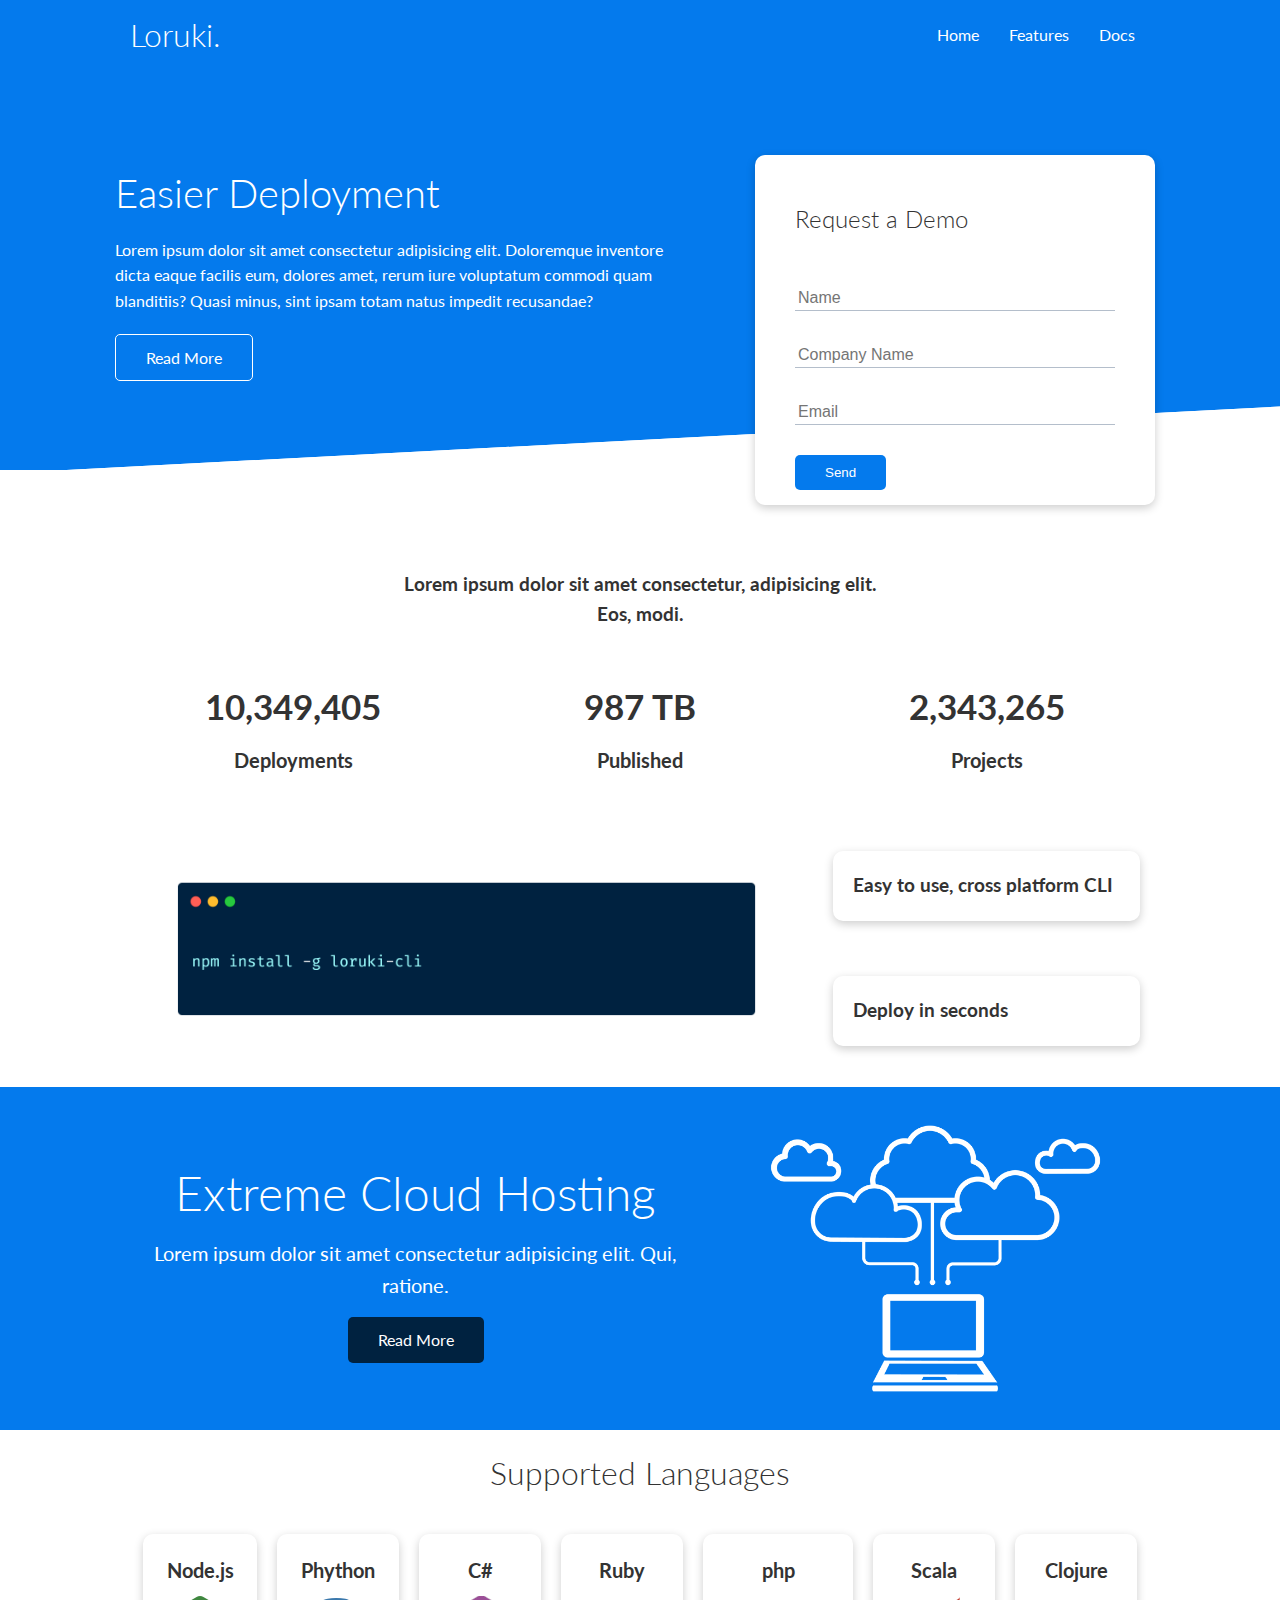
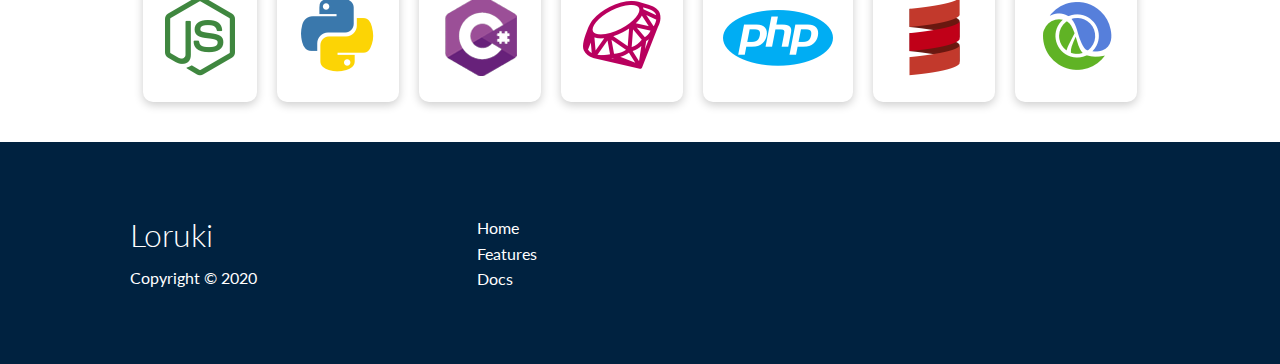
<file: index.html>
<!DOCTYPE html>
<html lang="en">
  <head>
    <meta charset="UTF-8" />
    <meta http-equiv="X-UA-Compatible" content="IE=edge" />
    <meta name="viewport" content="width=device-width, initial-scale=1.0" />
    <link
      rel="stylesheet"
      href="https://cdnjs.cloudflare.com/ajax/libs/font-awesome/6.2.0/css/all.min.css"
      integrity="sha512-xh6O/CkQoPOWDdYTDqeRdPCVd1SpvCA9XXcUnZS2FmJNp1coAFzvtCN9BmamE+4aHK8yyUHUSCcJHgXloTyT2A=="
      crossorigin="anonymous"
      referrerpolicy="no-referrer"
    />
    <title>Cloud Hosting For Everyone</title>
    <link rel="stylesheet" href="css/utilities.css" />
    <link rel="stylesheet" href="css/style.css" />
  </head>
  <body>
    <!-- Navbar -->
    <div class="navbar">
      <div class="container flex">
        <h1 class="logo">Loruki.</h1>
        <nav>
          <ul>
            <li><a href="index.html">Home</a></li>
            <li><a href="features.html">Features</a></li>
            <li><a href="docs.html">Docs</a></li>
          </ul>
        </nav>
      </div>
    </div>

    <!-- showcase -->
    <section class="showcase">
      <div class="container grid">
        <!-- left child -->
        <div class="showcase-text">
          <h1>Easier Deployment</h1>
          <p>
            Lorem ipsum dolor sit amet consectetur adipisicing elit. Doloremque
            inventore dicta eaque facilis eum, dolores amet, rerum iure
            voluptatum commodi quam blanditiis? Quasi minus, sint ipsam totam
            natus impedit recusandae?
          </p>
          <a href="features.html" class="btn btn-outline">Read More</a>
        </div>

        <!-- right child -->
        <div class="showcase-form card">
          <h2>Request a Demo</h2>
          <form
            name="contact"
            method="POST"
            netlify-honeypot="bot-field"
            data-netlify="true"
          >
            <input type="hidden" name="form-name" value="contact" />
            <p class="hidden">
              <label>
                Don’t fill this out if you’re human: <input name="bot-field" />
              </label>
            </p>
            <div class="form-control">
              <input type="text" name="name" placeholder="Name" required />
            </div>
            <div class="form-control">
              <input
                type="text"
                name="company"
                placeholder="Company Name"
                required
              />
            </div>
            <div class="form-control">
              <input type="email" name="email" placeholder="Email" required />
            </div>
            <input type="submit" value="Send" class="btn btn-primary" />
          </form>
        </div>
      </div>
    </section>

    <!-- Stats -->
    <section class="stats">
      <div class="container">
        <h3 class="stats-heading text-center">
          Lorem ipsum dolor sit amet consectetur, adipisicing elit. Eos, modi.
        </h3>

        <div class="grid grid-3 text-center my-4">
          <div>
            <i class="fas fa-server fa-3x"></i>
            <h3>10,349,405</h3>
            <p class="text-secondary">Deployments</p>
          </div>
          <div>
            <i class="fas fa-upload fa-3x"></i>
            <h3>987 TB</h3>
            <p class="text-secondary">Published</p>
          </div>
          <div>
            <i class="fas fa-project-diagram fa-3x"></i>
            <h3>2,343,265</h3>
            <p class="text-secondary">Projects</p>
          </div>
        </div>
      </div>
    </section>

    <!-- Cli -->
    <section class="cli">
      <div class="container grid">
        <img src="./images/cli.png" alt="" />
        <div class="card">
          <h3>Easy to use, cross platform CLI</h3>
        </div>
        <div class="card">
          <h3>Deploy in seconds</h3>
        </div>
      </div>
    </section>

    <!-- Cloud -->
    <section class="cloud bg-primary my-2 py-2">
      <div class="container grid">
        <div class="text-center">
          <h2 class="lg">Extreme Cloud Hosting</h2>
          <p class="lead my-1">
            Lorem ipsum dolor sit amet consectetur adipisicing elit. Qui,
            ratione.
          </p>
          <a href="features.html" class="btn btn-dark">Read More</a>
        </div>
        <img src="./images/cloud.png" />
      </div>
    </section>

    <!-- Languages -->
    <section class="languages">
      <h2 class="md text-center my-2">Supported Languages</h2>
      <div class="container flex">
        <div class="card">
          <h4>Node.js</h4>
          <img src="./images/logos/node.png" />
        </div>
        <div class="card">
          <h4>Phython</h4>
          <img src="./images/logos/python.png" />
        </div>
        <div class="card">
          <h4>C#</h4>
          <img src="./images/logos/csharp.png" />
        </div>
        <div class="card">
          <h4>Ruby</h4>
          <img src="./images/logos/ruby.png" />
        </div>
        <div class="card">
          <h4>php</h4>
          <img src="./images/logos/php.png" />
        </div>
        <div class="card">
          <h4>Scala</h4>
          <img src="./images/logos/scala.png" />
        </div>
        <div class="card">
          <h4>Clojure</h4>
          <img src="./images/logos/clojure.png" />
        </div>
      </div>
    </section>

    <!-- footer -->
    <footer class="footer bg-dark py-5">
      <div class="container grid grid-3">
        <div>
          <h1>Loruki</h1>
          <p>Copyright &copy; 2020</p>
        </div>

        <nav>
          <ul>
            <li><a href="index.html">Home</a></li>
            <li><a href="features.html">Features</a></li>
            <li><a href="docs.html">Docs</a></li>
          </ul>
        </nav>

        <div class="social">
          <a href="#"><i class="fab fa-twitter fa-2x"></i></a>
          <a href="#"><i class="fab fa-facebook fa-2x"></i></a>
          <a href="#"><i class="fab fa-linkedin fa-2x"></i></a>
          <a href="#"><i class="fab fa-github fa-2x"></i></a>
        </div>
      </div>
    </footer>
  </body>
</html>
</file>
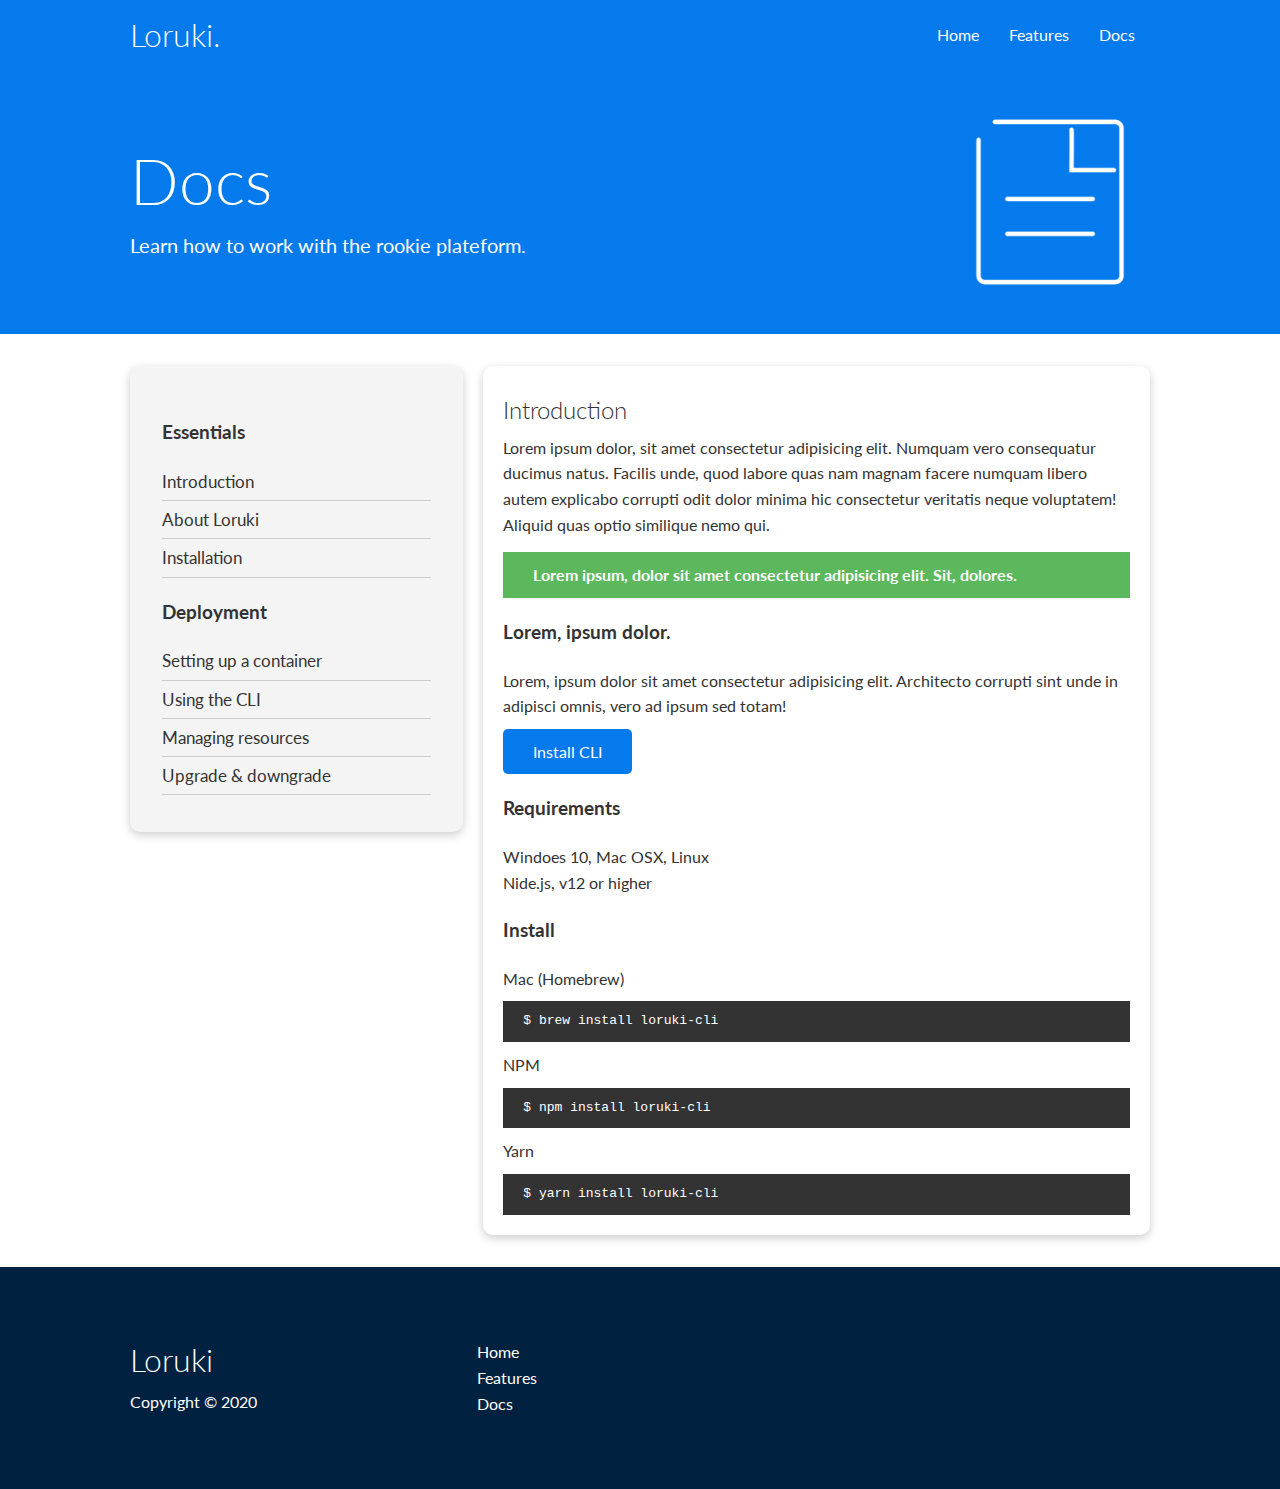
<file: docs.html>
<!DOCTYPE html>
<html lang="en">
  <head>
    <meta charset="UTF-8" />
    <meta http-equiv="X-UA-Compatible" content="IE=edge" />
    <meta name="viewport" content="width=device-width, initial-scale=1.0" />
    <link
      rel="stylesheet"
      href="https://cdnjs.cloudflare.com/ajax/libs/font-awesome/6.2.0/css/all.min.css"
      integrity="sha512-xh6O/CkQoPOWDdYTDqeRdPCVd1SpvCA9XXcUnZS2FmJNp1coAFzvtCN9BmamE+4aHK8yyUHUSCcJHgXloTyT2A=="
      crossorigin="anonymous"
      referrerpolicy="no-referrer"
    />
    <title>Cloud Hosting For Everyone</title>
    <link rel="stylesheet" href="css/utilities.css" />
    <link rel="stylesheet" href="css/style.css" />
  </head>
  <body>
    <!-- Navbar -->
    <div class="navbar">
      <div class="container flex">
        <h1 class="logo">Loruki.</h1>
        <nav>
          <ul>
            <li><a href="index.html">Home</a></li>
            <li><a href="features.html">Features</a></li>
            <li><a href="docs.html">Docs</a></li>
          </ul>
        </nav>
      </div>
    </div>

    <!-- Head -->
    <section class="docs-head bg-primary py-3">
      <div class="container grid">
        <div>
          <h1 class="xl">Docs</h1>
          <p class="lead">Learn how to work with the rookie plateform.</p>
        </div>
        <img src="./images/docs.png" alt="" />
      </div>
    </section>

    <!-- Docs main -->
    <section class="docs-main my4">
      <div class="container grid">
        <div class="card bg-light p-3 my-3">
          <h3 class="my-2">Essentials</h3>
          <nav>
            <ul>
              <li><a href="#">Introduction</a></li>
              <li><a href="#">About Loruki</a></li>
              <li><a href="#">Installation</a></li>
            </ul>
          </nav>

          <h3 class="my-2">Deployment</h3>
          <nav>
            <ul>
              <li><a href="#">Setting up a container</a></li>
              <li><a href="#">Using the CLI</a></li>
              <li><a href="#">Managing resources</a></li>
              <li><a href="#">Upgrade & downgrade</a></li>
            </ul>
          </nav>
        </div>

        <!-- second column -->
        <div class="card my-3">
          <h2>Introduction</h2>
          <p>
            Lorem ipsum dolor, sit amet consectetur adipisicing elit. Numquam
            vero consequatur ducimus natus. Facilis unde, quod labore quas nam
            magnam facere numquam libero autem explicabo corrupti odit dolor
            minima hic consectetur veritatis neque voluptatem! Aliquid quas
            optio similique nemo qui.
          </p>
          <div class="alert alert-success">
            <i class="fas fa-info"></i>Lorem ipsum, dolor sit amet consectetur
            adipisicing elit. Sit, dolores.
          </div>
          <h3>Lorem, ipsum dolor.</h3>
          <p>
            Lorem, ipsum dolor sit amet consectetur adipisicing elit. Architecto
            corrupti sint unde in adipisci omnis, vero ad ipsum sed totam!
          </p>
          <a href="#" class="btn btn-primary">Install CLI</a>
          <h3>Requirements</h3>
          <ul>
            <li>Windoes 10, Mac OSX, Linux</li>
            <li>Nide.js, v12 or higher</li>
          </ul>
          <h3>Install</h3>
          <p>Mac (Homebrew)</p>
          <pre><code>$ brew install loruki-cli</code></pre>
          <p>NPM</p>
          <pre><code>$ npm install loruki-cli</code></pre>
          <p>Yarn</p>
          <pre><code>$ yarn install loruki-cli</code></pre>
        </div>
      </div>
    </section>

    <!-- footer -->
    <footer class="footer bg-dark py-5">
      <div class="container grid grid-3">
        <div>
          <h1>Loruki</h1>
          <p>Copyright &copy; 2020</p>
        </div>

        <nav>
          <ul>
            <li><a href="index.html">Home</a></li>
            <li><a href="features.html">Features</a></li>
            <li><a href="docs.html">Docs</a></li>
          </ul>
        </nav>

        <div class="social">
          <a href="#"><i class="fab fa-twitter fa-2x"></i></a>
          <a href="#"><i class="fab fa-facebook fa-2x"></i></a>
          <a href="#"><i class="fab fa-linkedin fa-2x"></i></a>
          <a href="#"><i class="fab fa-github fa-2x"></i></a>
        </div>
      </div>
    </footer>
  </body>
</html>
</file>
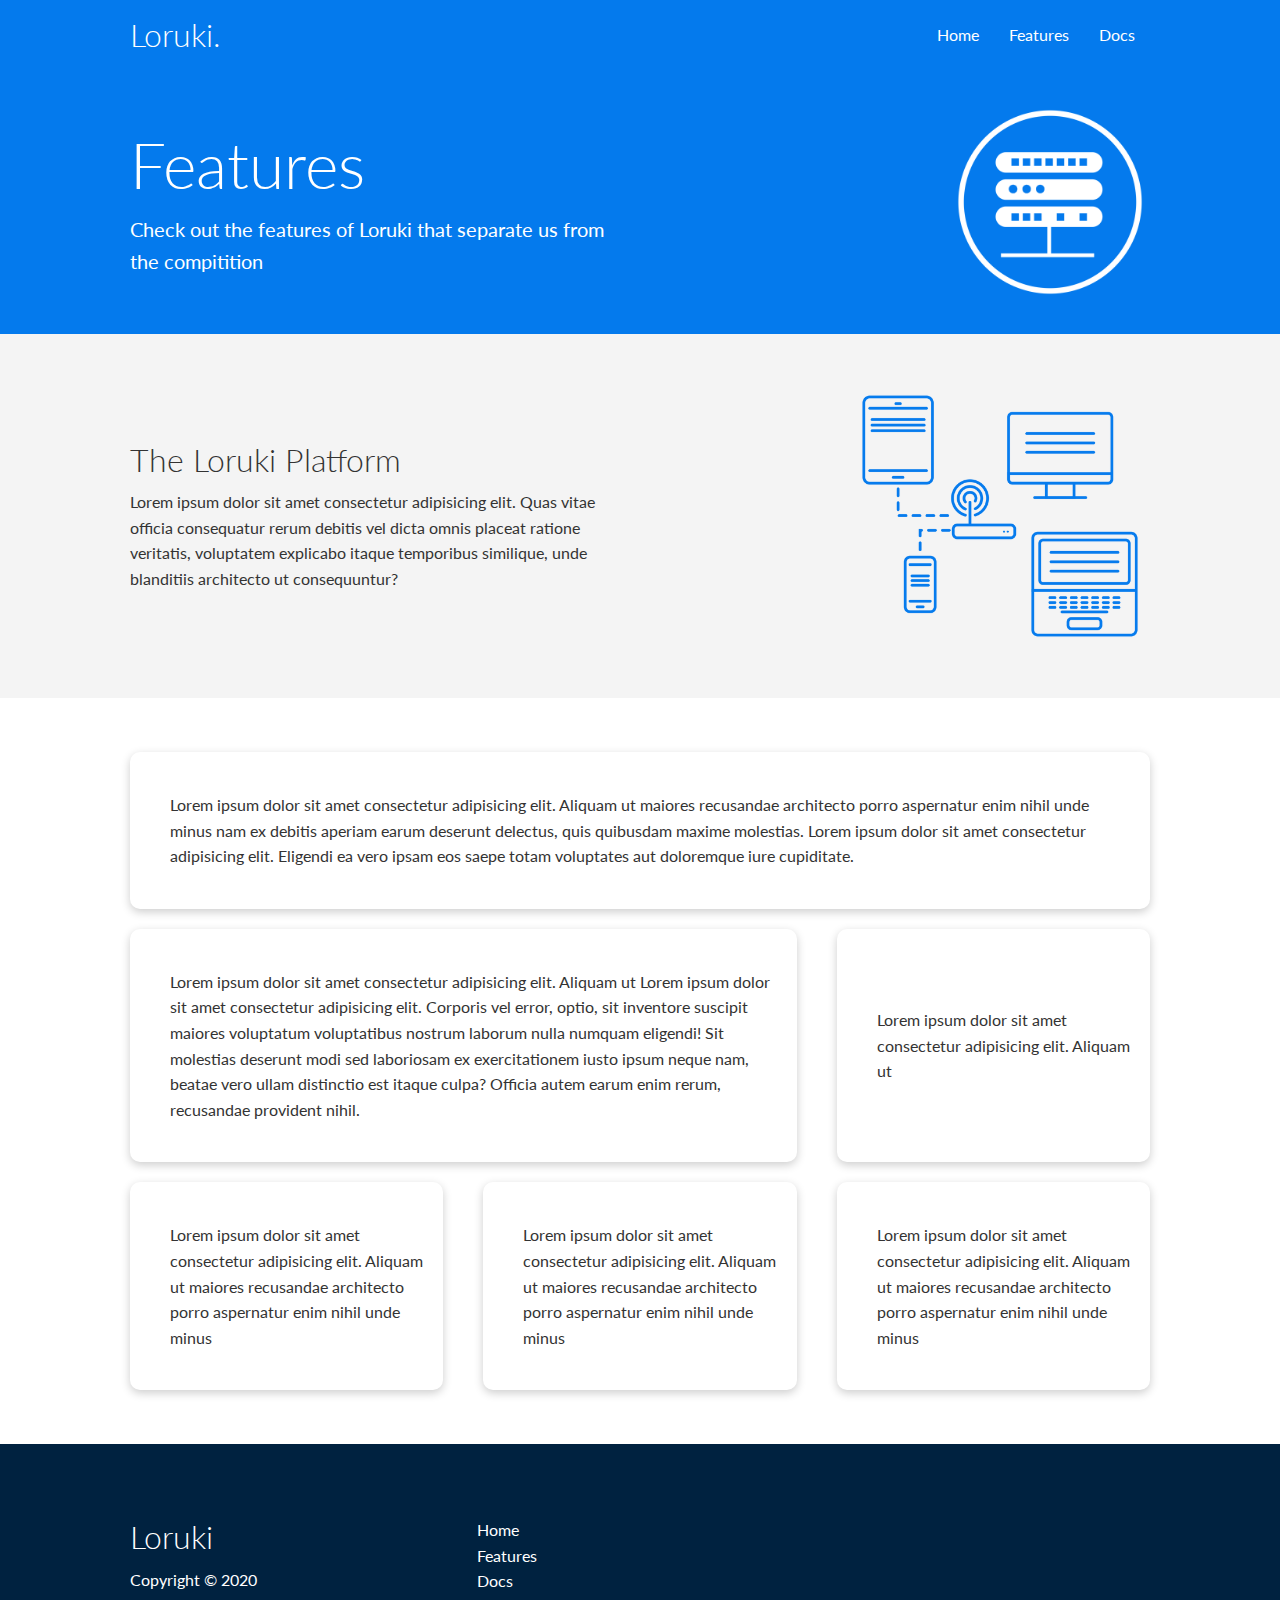
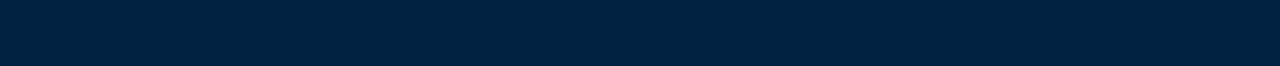
<file: features.html>
<!DOCTYPE html>
<html lang="en">
  <head>
    <meta charset="UTF-8" />
    <meta http-equiv="X-UA-Compatible" content="IE=edge" />
    <meta name="viewport" content="width=device-width, initial-scale=1.0" />
    <link
      rel="stylesheet"
      href="https://cdnjs.cloudflare.com/ajax/libs/font-awesome/6.2.0/css/all.min.css"
      integrity="sha512-xh6O/CkQoPOWDdYTDqeRdPCVd1SpvCA9XXcUnZS2FmJNp1coAFzvtCN9BmamE+4aHK8yyUHUSCcJHgXloTyT2A=="
      crossorigin="anonymous"
      referrerpolicy="no-referrer"
    />
    <title>Cloud Hosting For Everyone</title>
    <link rel="stylesheet" href="css/utilities.css" />
    <link rel="stylesheet" href="css/style.css" />
  </head>
  <body>
    <!-- Navbar -->
    <div class="navbar">
      <div class="container flex">
        <h1 class="logo">Loruki.</h1>
        <nav>
          <ul>
            <li><a href="index.html">Home</a></li>
            <li><a href="features.html">Features</a></li>
            <li><a href="docs.html">Docs</a></li>
          </ul>
        </nav>
      </div>
    </div>

    <!-- Head -->
    <section class="features-head bg-primary py-3">
      <div class="container grid">
        <div>
          <h1 class="xl">Features</h1>
          <p class="lead">
            Check out the features of Loruki that separate us from the
            compitition
          </p>
        </div>
        <img src="./images/server.png" alt="" />
      </div>
    </section>

    <!-- Sub head -->
    <section class="features-sub-head bg-light py-3">
      <div class="container grid">
        <div>
          <h1 class="md">The Loruki Platform</h1>
          <p>
            Lorem ipsum dolor sit amet consectetur adipisicing elit. Quas vitae
            officia consequatur rerum debitis vel dicta omnis placeat ratione
            veritatis, voluptatem explicabo itaque temporibus similique, unde
            blanditiis architecto ut consequuntur?
          </p>
        </div>
        <img src="./images/server2.png" alt="" />
      </div>
    </section>

    <!-- Main -->
    <section class="features-main my-2">
      <div class="container grid grid-3">
        <div class="card flex">
          <i class="fas fa-server fa-3x"></i>
          <p>
            Lorem ipsum dolor sit amet consectetur adipisicing elit. Aliquam ut
            maiores recusandae architecto porro aspernatur enim nihil unde minus
            nam ex debitis aperiam earum deserunt delectus, quis quibusdam
            maxime molestias. Lorem ipsum dolor sit amet consectetur adipisicing
            elit. Eligendi ea vero ipsam eos saepe totam voluptates aut
            doloremque iure cupiditate.
          </p>
        </div>
        <div class="card flex">
          <i class="fas fa-database fa-3x"></i>
          <p>
            Lorem ipsum dolor sit amet consectetur adipisicing elit. Aliquam ut
            Lorem ipsum dolor sit amet consectetur adipisicing elit. Corporis
            vel error, optio, sit inventore suscipit maiores voluptatum
            voluptatibus nostrum laborum nulla numquam eligendi! Sit molestias
            deserunt modi sed laboriosam ex exercitationem iusto ipsum neque
            nam, beatae vero ullam distinctio est itaque culpa? Officia autem
            earum enim rerum, recusandae provident nihil.
          </p>
        </div>
        <div class="card flex">
          <i class="fas fa-power-off fa-3x"></i>
          <p>
            Lorem ipsum dolor sit amet consectetur adipisicing elit. Aliquam ut
          </p>
        </div>
        <div class="card flex">
          <i class="fas fa-upload fa-3x"></i>
          <p>
            Lorem ipsum dolor sit amet consectetur adipisicing elit. Aliquam ut
            maiores recusandae architecto porro aspernatur enim nihil unde minus
          </p>
        </div>
        <div class="card flex">
          <i class="fas fa-laptop-code fa-3x"></i>
          <p>
            Lorem ipsum dolor sit amet consectetur adipisicing elit. Aliquam ut
            maiores recusandae architecto porro aspernatur enim nihil unde minus
          </p>
        </div>
        <div class="card flex">
          <i class="fas fa-power-off fa-3x"></i>
          <p>
            Lorem ipsum dolor sit amet consectetur adipisicing elit. Aliquam ut
            maiores recusandae architecto porro aspernatur enim nihil unde minus
          </p>
        </div>
      </div>
    </section>

    <!-- footer -->
    <footer class="footer bg-dark py-5">
      <div class="container grid grid-3">
        <div>
          <h1>Loruki</h1>
          <p>Copyright &copy; 2020</p>
        </div>

        <nav>
          <ul>
            <li><a href="index.html">Home</a></li>
            <li><a href="features.html">Features</a></li>
            <li><a href="docs.html">Docs</a></li>
          </ul>
        </nav>

        <div class="social">
          <a href="#"><i class="fab fa-twitter fa-2x"></i></a>
          <a href="#"><i class="fab fa-facebook fa-2x"></i></a>
          <a href="#"><i class="fab fa-linkedin fa-2x"></i></a>
          <a href="#"><i class="fab fa-github fa-2x"></i></a>
        </div>
      </div>
    </footer>
  </body>
</html>
</file>
<file: css/utilities.css>
/* utilities */
.container {
    max-width: 1100px;
    margin: 0 auto;
    overflow: hidden;
    padding: 0 40px;
}

.card {
    background-color: #fff;
    color: #333;
    border-radius: 10px;
    box-shadow: 0 3px 10px rgba(0, 0, 0, 0.2);
    padding: 20px;
    margin: 10px;
}

.btn {
    display: inline-block;
    padding: 10px 30px;
    cursor: pointer;
    background: var(--primary-color);
    color: #fff;
    border: none;
    border-radius: 5px;
}

.btn-outline {
    background-color: transparent;
    border: 1px solid #fff;
}

.btn:hover {
    transform: scale(0.98);
}

/* background & colored buttons */
.bg-primary,
.btn-primary {
    background-color: var(--primary-color);
    color: #fff;
}

.bg-secondary,
.btn-secondary {
    background-color: var(--secondary-color);
    color: #fff;
}

.bg-dark,
.btn-dark {
    background-color: var(--dark-color);
    color: #fff;
}

.bg-light,
.btn-light {
    background-color: var(--light-color);
    color: #333;
}

/* text sizes */
.lead {
    font-size: 20px;
}

.sm {
    font-size: 1rem;
}

.md {
    font-size: 2rem;
}

.lg {
    font-size: 3rem;
}

.xl {
    font-size: 4rem;
}

.text-center {
    text-align: center;
}

.alert {
    background-color: var(--light-color);
    padding: 10px 20px;
    font-weight: bold;
    margin: 15px 0;
}

.alert i {
    margin-right: 10px;
}

.alert-success {
    background-color: var(--success-color);
    color: #fff;
}

.alert-error {
    background-color: var(--error-color);
    color: #fff;
}

.flex {
    display: flex;
    justify-content: center;
    align-items: center;
    height: 100%;
}

.grid {
    display: grid;
    height: 100%;
    grid-template-columns: repeat(2, 1fr);
    gap: 20px;
    justify-content: center;
    align-items: center;
}

.grid-3 {
    grid-template-columns: repeat(3, 1fr);
}

.my-1 {
    margin: 1rem 0;
}

.my-2 {
    margin: 1.5rem 0;
}

.my-3 {
    margin: 2rem 0;
}

.my-4 {
    margin: 3rem 0;
}

.my-5 {
    margin: 4rem 0;
}

.m-1 {
    margin: 1rem;
}

.m-2 {
    margin: 1.5rem;
}

.m-3 {
    margin: 2rem;
}

.m-4 {
    margin: 3rem;
}

.m-5 {
    margin: 4rem;
}

.py-1 {
    padding: 1rem 0;
}

.py-2 {
    padding: 1.5rem 0;
}

.py-3 {
    padding: 2rem 0;
}

.py-4 {
    padding: 3rem 0;
}

.py-5 {
    padding: 4rem 0;
}

.p-1 {
    padding: 1rem;
}

.p-2 {
    padding: 1.5rem;
}

.p-3 {
    padding: 2rem;
}

.p-4 {
    padding: 3rem;
}

.p-5 {
    padding: 4rem;
}
</file>
<file: css/style.css>
@import url('https://fonts.googleapis.com/css2?family=Lato:wght@300&display=swap');

:root {
    --primary-color: #047aed;
    --secondary-color: #1c3fa8;
    --dark-color: #002240;
    --light-color: #f4f4f4;
    --success-color: #5cb85c;
    --error-color: #d9543f;
}


* {
    box-sizing: border-box;
    padding: 0;
    margin: 0;
}

body {
    font-family: 'Lato', sans-serif;
    color: #333;
    line-height: 1.6;
}

ul {
    list-style-type: none;
}

a {
    text-decoration: none;
    color: #333;
}

h1, h2 {
    font-weight: 300;
    line-height: 1.2;
    margin: 10px 0;
}

p {
    margin: 10px 0;
}

img {
    width: 100%;
}

code, pre {
    background: #333;
    color: #fff;
    padding: 10px;
}

.hidden {
    visibility: hidden;
    height: 0;
}

/* navbar styling */
.navbar {
    background-color: var(--primary-color);
    color: #fff;
    height: 70px;
}

.navbar ul {
    display: flex;
}

.navbar a {
    color: #fff;
    padding: 10px;
    margin: 0 5px;
}

.navbar a:hover {
    border-bottom: 2px solid #fff;
}

.navbar .flex {
    justify-content: space-between;
}

/* Showcase */
.showcase {
    height: 400px;
    background-color: var(--primary-color);
    color: #fff;
    position: relative;
}

.showcase h1 {
    font-size: 40px;
}

.showcase p {
    margin: 20px 0;
}

.showcase .grid {
    overflow: visible;
    grid-template-columns: 55% 45%;
    gap: 30px;
}

.showcase-text {
    animation: slideInFromLeft 1s ease-in;
}

.showcase-form {
    position: relative;
    top: 60px;
    height: 350px;
    width: 400px;
    padding: 40px;
    z-index: 100;
    justify-self: flex-end;
    animation: slideInFromRight 1s ease-in;
}

.showcase-form .form-control {
    margin: 30px 0;
}

.showcase-form input[type='text'],
.showcase-form input[type='email'] {
    border: 0;
    border-bottom: 1px solid #b4becb;
    width: 100%;
    padding: 3px;
    font-size: 16px;
}

.showcase-form input:focus {
    outline: none;
}

.showcase::before,
.showcase::after {
    content: '';
    position: absolute;
    height: 100px;
    bottom: -70px;
    right: 0;
    left: 0;
    background: #fff;
    transform: skewY(-3deg);
}

/* Stats */
.stats {
    padding-top: 100px;
    animation: slideInFromBottom 1s ease-in;
}

.stats-heading {
    max-width: 500px;
    margin: auto;
}

.stats .grid h3 {
    font-size: 35px;
}

.stats .grid p {
    font-size: 20px;
    font-weight: bold;
}

/* Cli */
.cli .grid {
    grid-template-columns: repeat(3, 1fr);
    grid-template-rows: repeat(2, 1fr);
}

.cli .grid >*:first-child {
    grid-column: 1 / span 2;
    grid-row: 1 / span 2;
}

/* Cloud */
.cloud .grid {
    grid-template-columns: 4fr 3fr;
}

/* Languages */
.languages .flex {
    flex-wrap: wrap;
}

.languages .card {
    text-align: center;
    margin: 18px 10px 40px;
    transition: transform 0.2s ease-in;
}

.languages .card h4 {
    font-size: 20px;
    margin-bottom: 10px;
}

.languages .card:hover {
    transform: translateY(-15px);
}

/* Features */
.features-head img, .docs-head img {
    width: 200px;
    justify-self: flex-end;
}

.features-sub-head img {
    width: 300px;
    justify-self: flex-end;
}

.features-main .card > i {
    margin-right: 20px;
}

.features-main .grid {
    padding: 30px;
}

.features-main .grid > *:first-child {
    grid-column: 1 / span 3;
}

.features-main .grid > *:nth-child(2) {
    grid-column: 1 / span 2;
}

/* docs */
.docs-main h3 {
    margin: 20px 0;
}

.docs-main .grid {
    grid-template-columns: 1fr 2fr;
    align-items: flex-start;
}

.docs-main nav li {
    font-size: 17px;
    padding-bottom: 5px;
    margin-bottom: 5px;
    border-bottom: 1px #ccc solid;
}

.docs-main a:hover {
    font-weight: bold;
}

/* Footer */
.footer a {
    color: #fff;
}

.footer .social a {
    margin: 0 10px;
}

/* Animations */
@keyframes slideInFromLeft {
    0% {
        transform: translateX(-100%);
    }

    100% {
        transform: translateX(0);
    }
}

@keyframes slideInFromRight {
    0% {
        transform: translateX(100%);
    }

    100% {
        transform: translateX(0);
    }
}

@keyframes slideInFromTop {
    0% {
        transform: translateY(-100%);
    }

    100% {
        transform: translateX(0);
    }
}
@keyframes slideInFromBottom {
    0% {
        transform: translateY(100%);
    }

    100% {
        transform: translateX(0);
    }
}

/* Tablets and under */
@media (max-width: 768px){
    .grid,
    .showcase .grid,
    .stats .grid,
    .cli .grid,
    .cloud .grid,
    .features-main .grid,
    .docs-main .grid {
        grid-template-columns: 1fr;
        grid-template-rows: 1fr;
    }

    .showcase {
        height: auto;
    }

    .showcase-text {
        text-align: center;
        margin-top: 40px;
        animation: slideInFromTop 1s ease-in;
    }

    .showcase-form {
        justify-self: center;
        margin: auto;
        animation: slideInFromBottom 1s ease-in;
    }

    .cli .grid>*:first-child {
        grid-column: 1;
        grid-row: 1;
    }

    .features-head,
    .features-sub-head,
    .docs-head {
        text-align: center;
    }

    .features-head img,
    .features-sub-head img,
    .docs-head img {
        justify-self: center;
    }

    .features-main .grid >*:first-child,
    .features-main .grid >*:nth-child(2) {
        grid-column: 1;
    }
}

/* Mobile */
@media (max-width: 500px){
    .navbar {
        height: 110px;
    }

    .navbar .flex {
        flex-direction: column;
    }

    .navbar ul {
        padding: 10px;
        background-color: rgba(0, 0, 0, 0.1);
    }
}
</file>
